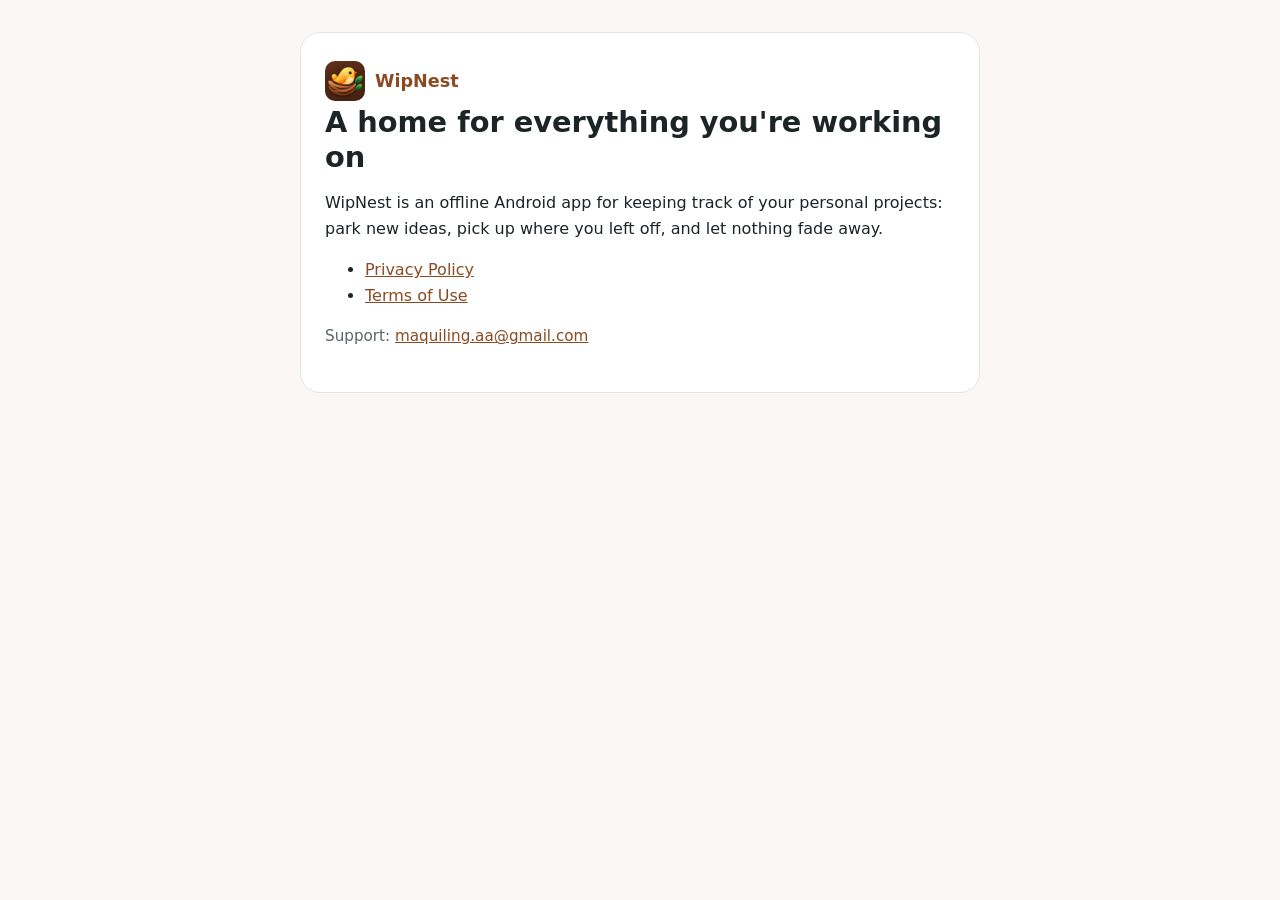
<file: index.html>
<!doctype html>
<html lang="en">
<head>
<meta charset="utf-8">
<meta name="viewport" content="width=device-width, initial-scale=1">
<title>WipNest</title>
<link rel="icon" href="icon.png">
<link rel="stylesheet" href="style.css">
</head>
<body>
<main>
<p class="brand"><img src="icon.png" alt="" width="40" height="40">WipNest</p>
<h1>A home for everything you're working on</h1>
<p>WipNest is an offline Android app for keeping track of your personal projects: park new ideas, pick up where you left off, and let nothing fade away.</p>
<ul>
<li><a href="privacy.html">Privacy Policy</a></li>
<li><a href="terms.html">Terms of Use</a></li>
</ul>
<p class="meta">Support: <a href="mailto:maquiling.aa@gmail.com">maquiling.aa@gmail.com</a></p>
</main>
</body>
</html>
</file>
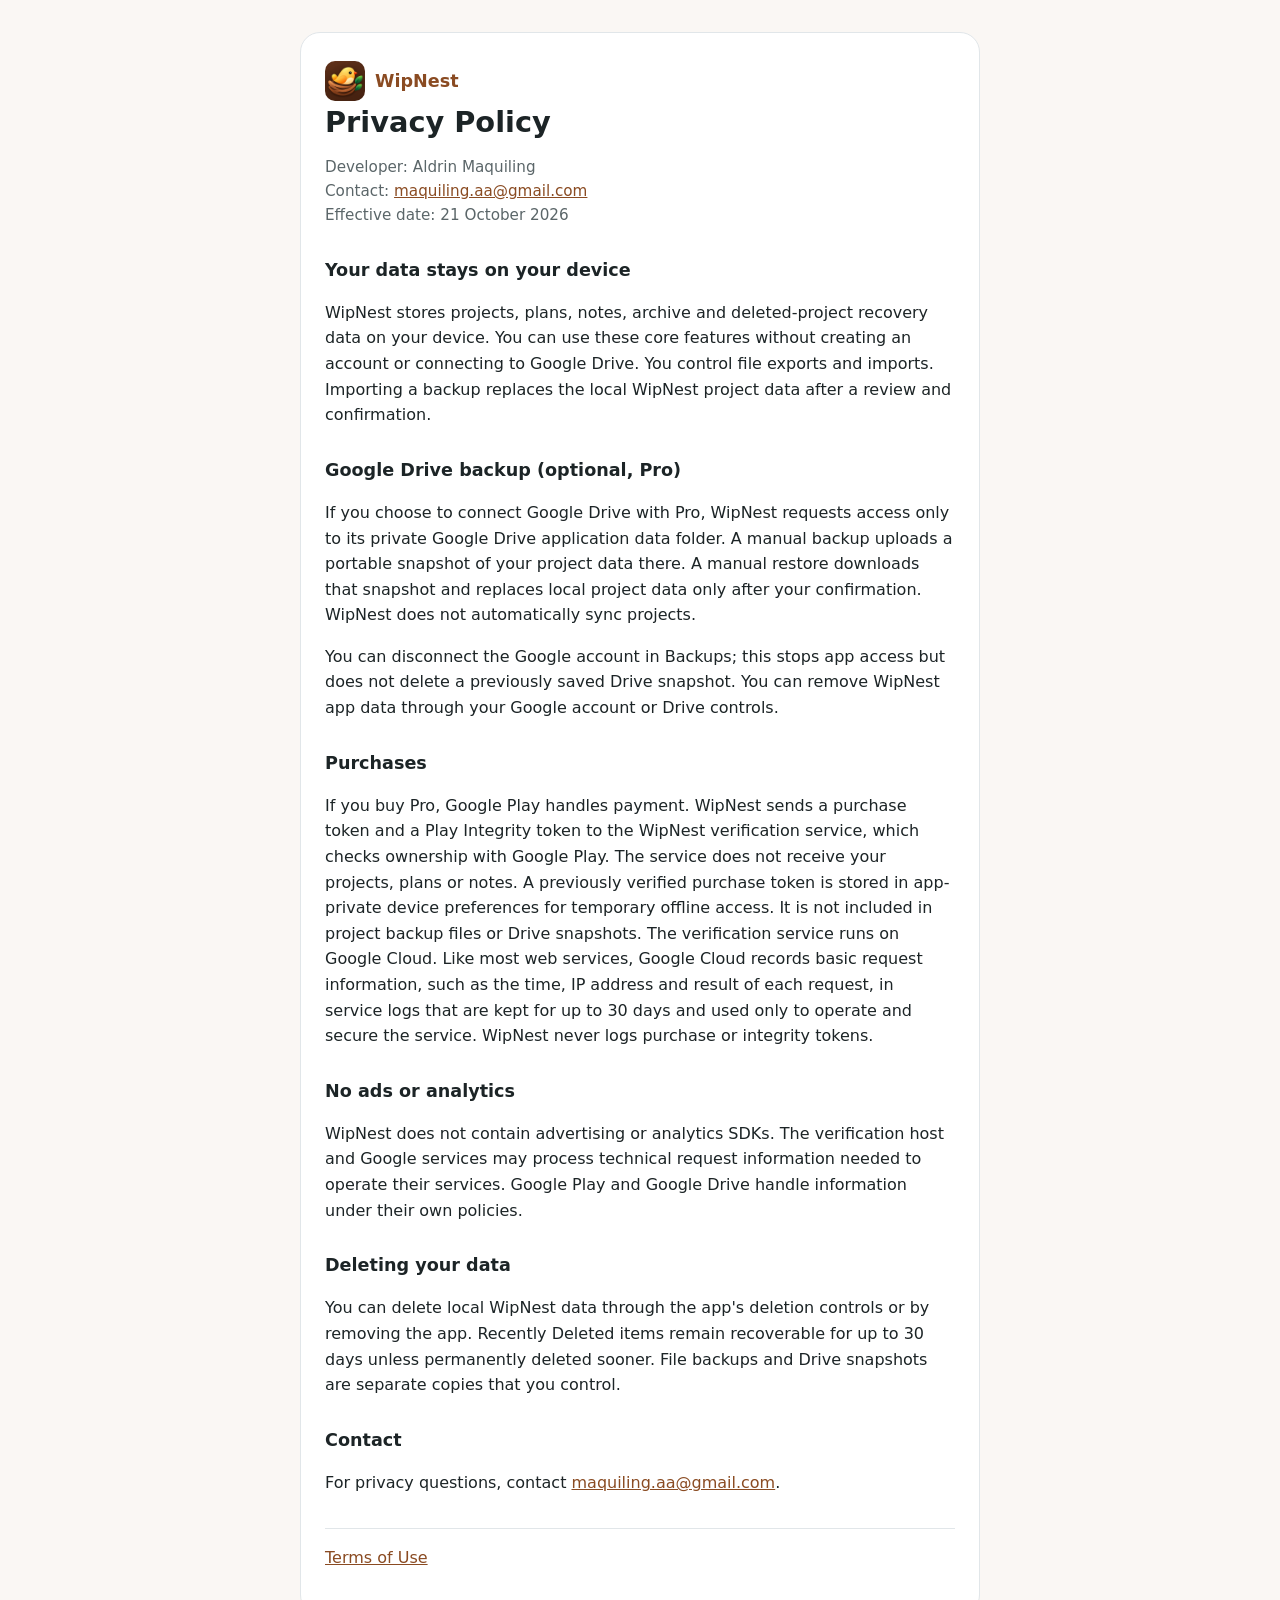
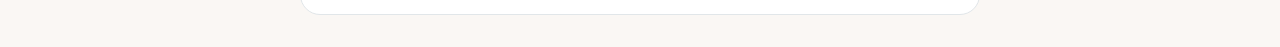
<file: privacy.html>
<!doctype html>
<html lang="en">
<head>
<meta charset="utf-8">
<meta name="viewport" content="width=device-width, initial-scale=1">
<title>WipNest Privacy Policy</title>
<link rel="icon" href="icon.png">
<link rel="stylesheet" href="style.css">
</head>
<body>
<main>
<p class="brand"><img src="icon.png" alt="" width="40" height="40">WipNest</p>
<h1>Privacy Policy</h1>
<p class="meta">Developer: Aldrin Maquiling<br>
Contact: <a href="mailto:maquiling.aa@gmail.com">maquiling.aa@gmail.com</a><br>
Effective date: 21 October 2026</p>

<h2>Your data stays on your device</h2>
<p>WipNest stores projects, plans, notes, archive and deleted-project recovery data on your device. You can use these core features without creating an account or connecting to Google Drive. You control file exports and imports. Importing a backup replaces the local WipNest project data after a review and confirmation.</p>

<h2>Google Drive backup (optional, Pro)</h2>
<p>If you choose to connect Google Drive with Pro, WipNest requests access only to its private Google Drive application data folder. A manual backup uploads a portable snapshot of your project data there. A manual restore downloads that snapshot and replaces local project data only after your confirmation. WipNest does not automatically sync projects.</p>
<p>You can disconnect the Google account in Backups; this stops app access but does not delete a previously saved Drive snapshot. You can remove WipNest app data through your Google account or Drive controls.</p>

<h2>Purchases</h2>
<p>If you buy Pro, Google Play handles payment. WipNest sends a purchase token and a Play Integrity token to the WipNest verification service, which checks ownership with Google Play. The service does not receive your projects, plans or notes. A previously verified purchase token is stored in app-private device preferences for temporary offline access. It is not included in project backup files or Drive snapshots. The verification service runs on Google Cloud. Like most web services, Google Cloud records basic request information, such as the time, IP address and result of each request, in service logs that are kept for up to 30 days and used only to operate and secure the service. WipNest never logs purchase or integrity tokens.</p>

<h2>No ads or analytics</h2>
<p>WipNest does not contain advertising or analytics SDKs. The verification host and Google services may process technical request information needed to operate their services. Google Play and Google Drive handle information under their own policies.</p>

<h2>Deleting your data</h2>
<p>You can delete local WipNest data through the app's deletion controls or by removing the app. Recently Deleted items remain recoverable for up to 30 days unless permanently deleted sooner. File backups and Drive snapshots are separate copies that you control.</p>

<h2>Contact</h2>
<p>For privacy questions, contact <a href="mailto:maquiling.aa@gmail.com">maquiling.aa@gmail.com</a>.</p>

<p class="foot"><a href="terms.html">Terms of Use</a></p>
</main>
</body>
</html>
</file>
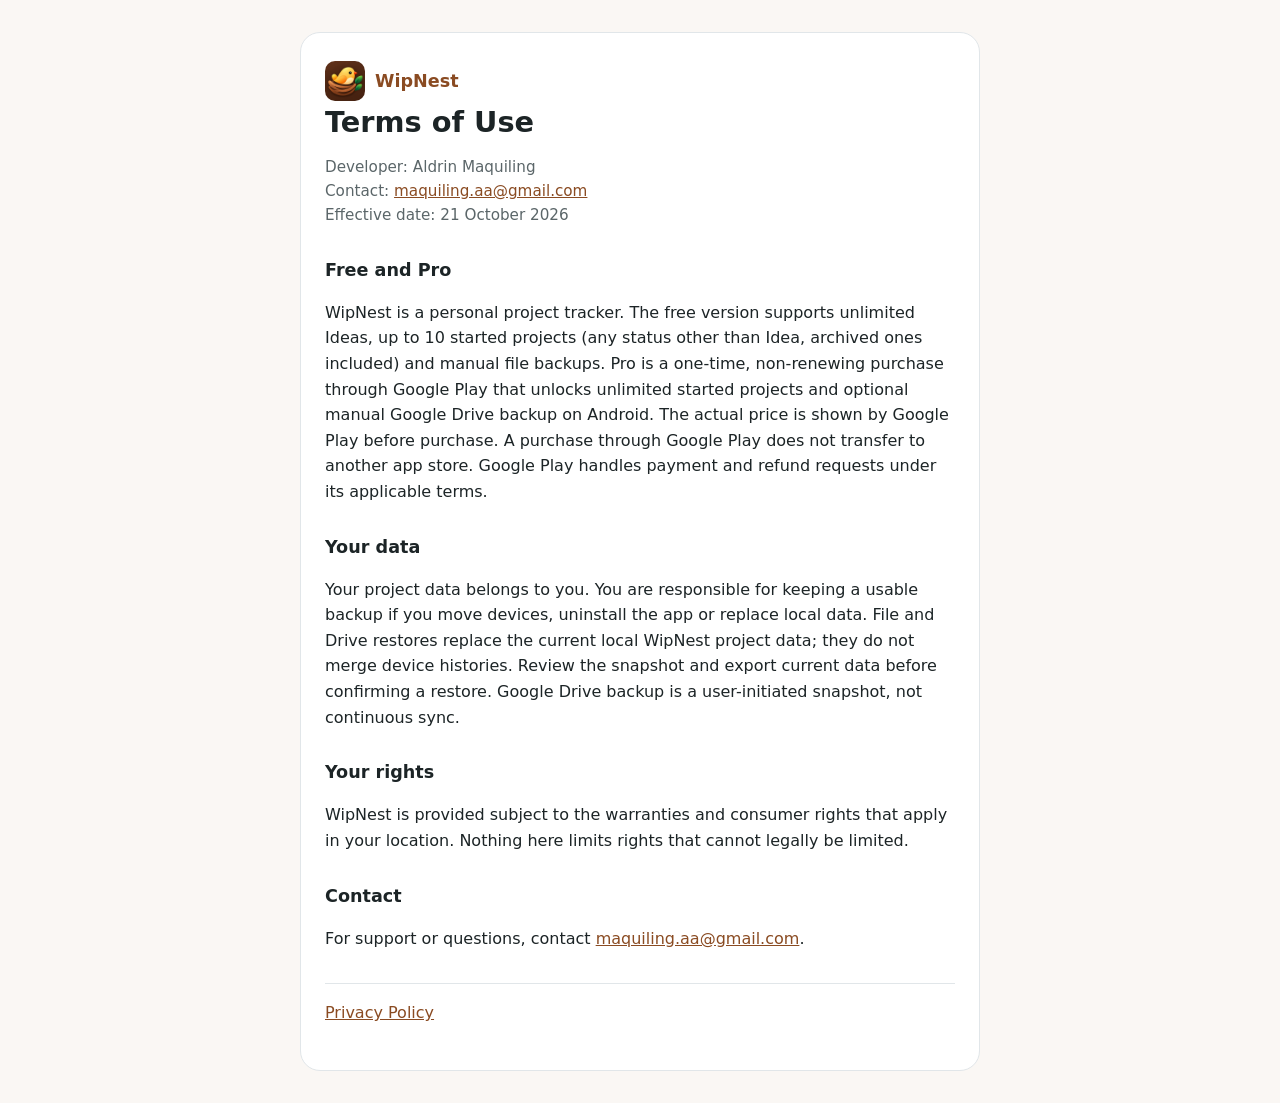
<file: terms.html>
<!doctype html>
<html lang="en">
<head>
<meta charset="utf-8">
<meta name="viewport" content="width=device-width, initial-scale=1">
<title>WipNest Terms of Use</title>
<link rel="icon" href="icon.png">
<link rel="stylesheet" href="style.css">
</head>
<body>
<main>
<p class="brand"><img src="icon.png" alt="" width="40" height="40">WipNest</p>
<h1>Terms of Use</h1>
<p class="meta">Developer: Aldrin Maquiling<br>
Contact: <a href="mailto:maquiling.aa@gmail.com">maquiling.aa@gmail.com</a><br>
Effective date: 21 October 2026</p>

<h2>Free and Pro</h2>
<p>WipNest is a personal project tracker. The free version supports unlimited Ideas, up to 10 started projects (any status other than Idea, archived ones included) and manual file backups. Pro is a one-time, non-renewing purchase through Google Play that unlocks unlimited started projects and optional manual Google Drive backup on Android. The actual price is shown by Google Play before purchase. A purchase through Google Play does not transfer to another app store. Google Play handles payment and refund requests under its applicable terms.</p>

<h2>Your data</h2>
<p>Your project data belongs to you. You are responsible for keeping a usable backup if you move devices, uninstall the app or replace local data. File and Drive restores replace the current local WipNest project data; they do not merge device histories. Review the snapshot and export current data before confirming a restore. Google Drive backup is a user-initiated snapshot, not continuous sync.</p>

<h2>Your rights</h2>
<p>WipNest is provided subject to the warranties and consumer rights that apply in your location. Nothing here limits rights that cannot legally be limited.</p>

<h2>Contact</h2>
<p>For support or questions, contact <a href="mailto:maquiling.aa@gmail.com">maquiling.aa@gmail.com</a>.</p>

<p class="foot"><a href="privacy.html">Privacy Policy</a></p>
</main>
</body>
</html>
</file>
<file: style.css>
:root {
  --bg: #faf7f4;
  --card: #ffffff;
  --text: #1c2426;
  --muted: #5b6669;
  --accent: #8a4b22;
  --line: #e1e6e9;
}
@media (prefers-color-scheme: dark) {
  :root {
    --bg: #160e0a;
    --card: #22170f;
    --text: #e8eeef;
    --muted: #a3afb2;
    --accent: #e0a56a;
    --line: #3a2a1f;
  }
}
* { box-sizing: border-box; }
body {
  margin: 0;
  padding: 32px 16px;
  background: var(--bg);
  color: var(--text);
  font: 16px/1.6 system-ui, -apple-system, "Segoe UI", Roboto, sans-serif;
}
main {
  max-width: 680px;
  margin: 0 auto;
  padding: 28px 24px;
  background: var(--card);
  border: 1px solid var(--line);
  border-radius: 20px;
}
.brand { display: flex; align-items: center; gap: 10px; margin: 0; color: var(--accent); font-weight: 700; font-size: 1.1rem; }
.brand img { border-radius: 10px; }
h1 { margin: 4px 0 12px; font-size: 1.8rem; line-height: 1.2; }
h2 { margin: 28px 0 6px; font-size: 1.1rem; }
.meta { color: var(--muted); font-size: 0.95rem; }
a { color: var(--accent); }
.foot { margin-top: 32px; padding-top: 16px; border-top: 1px solid var(--line); }
</file>
